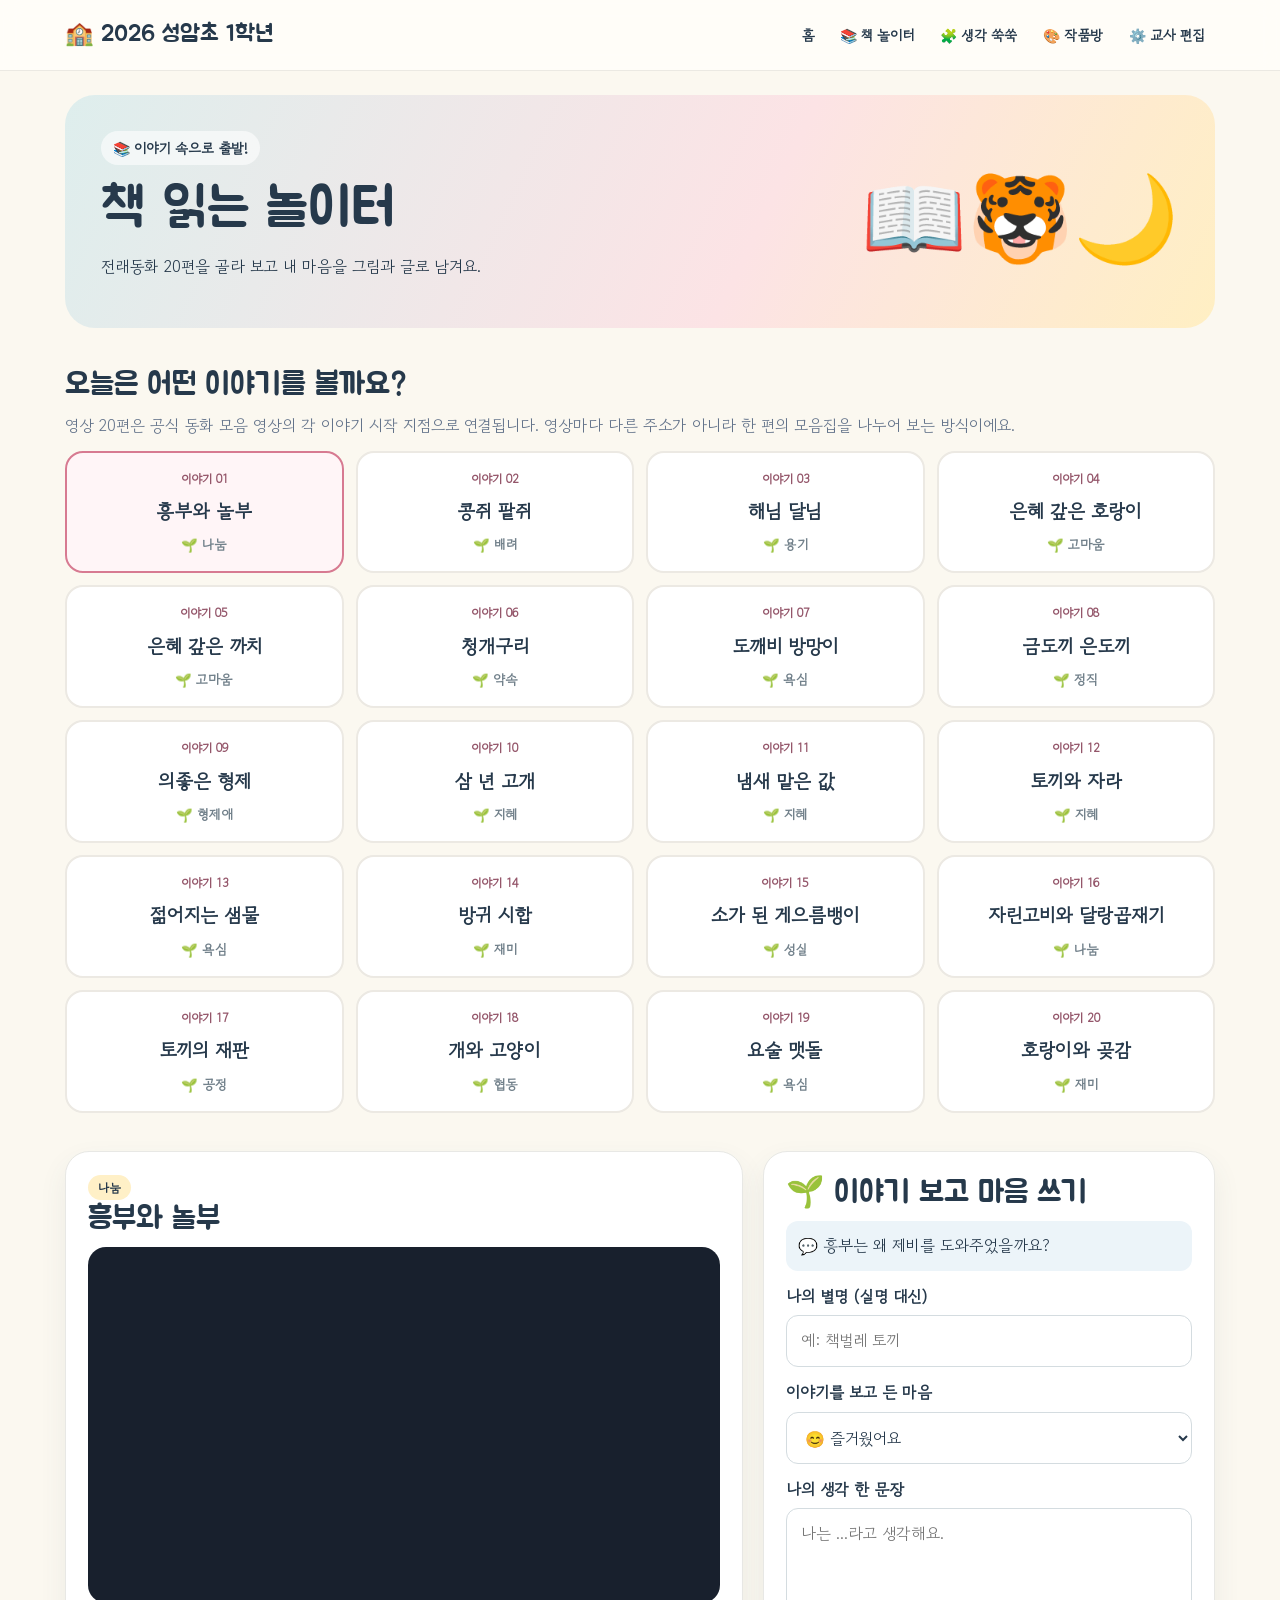
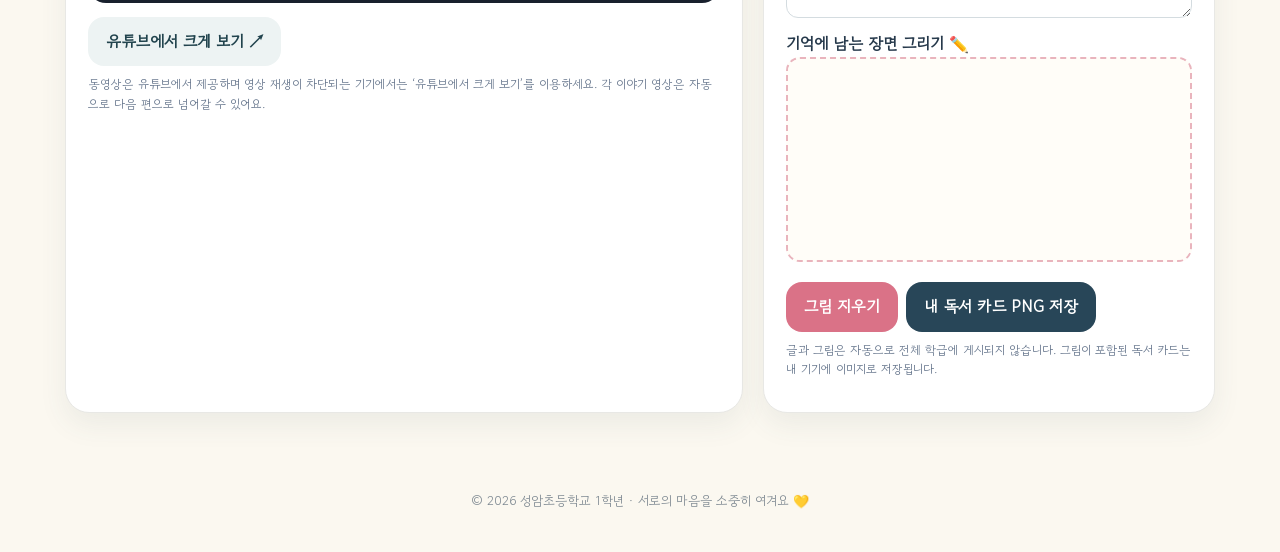
<file: books.html>
<!doctype html><html lang="ko"><head><meta charset="utf-8"><meta name="viewport" content="width=device-width,initial-scale=1"><title>책 읽는 놀이터 | 성암초 1학년</title><link rel="stylesheet" href="style.css"></head><body><header class="top"><div class="wrap topinner"><a class="brand" href="index.html">🏫 2026 성암초 1학년</a><nav class="links"><a href="index.html">홈</a><a href="books.html">📚 책 놀이터</a><a href="quiz.html">🧩 생각 쑥쑥</a><a href="gallery.html">🎨 작품방</a><a href="teacher.html">⚙️ 교사 편집</a></nav></div></header><main class="wrap"><section class="hero"><div><span class="eyebrow">📚 이야기 속으로 출발!</span><h1>책 읽는 놀이터</h1><p>전래동화 20편을 골라 보고 내 마음을 그림과 글로 남겨요.</p></div><div class="art">📖🐯🌙</div></section><section class="section"><h2>오늘은 어떤 이야기를 볼까요?</h2><p class="muted">영상 20편은 공식 동화 모음 영상의 각 이야기 시작 지점으로 연결됩니다. 영상마다 다른 주소가 아니라 한 편의 모음집을 나누어 보는 방식이에요.</p><div id="stories" class="storygrid"></div></section><section class="section view"><div class="panel"><span class="tag" id="selected-tag">전래동화</span><h2 id="selected-title">이야기를 선택해 주세요</h2><div class="video" id="player"><div style="color:white;display:grid;place-items:center;height:100%">▶ 위에서 보고 싶은 전래동화를 눌러 보세요</div></div><div class="actions"><a id="youtube-link" class="button secondary" target="_blank" rel="noopener noreferrer" href="https://www.youtube.com/watch?v=zKdqQVtQxuo">유튜브에서 크게 보기 ↗</a></div><p class="tiny muted">동영상은 유튜브에서 제공하며 영상 재생이 차단되는 기기에서는 ‘유튜브에서 크게 보기’를 이용하세요. 각 이야기 영상은 자동으로 다음 편으로 넘어갈 수 있어요.</p></div><div class="panel"><h2>🌱 이야기 보고 마음 쓰기</h2><p id="book-question" class="hint">영상을 본 다음 떠오르는 생각을 적어요.</p><div class="field"><label for="reader-name">나의 별명 (실명 대신)</label><input id="reader-name" placeholder="예: 책벌레 토끼" maxlength="20"></div><div class="field"><label for="emotion">이야기를 보고 든 마음</label><select id="emotion"><option>😊 즐거웠어요</option><option>🥰 따뜻했어요</option><option>😮 놀라웠어요</option><option>😢 슬펐어요</option><option>🤔 생각이 많아졌어요</option></select></div><div class="field"><label for="reflection">나의 생각 한 문장</label><textarea id="reflection" placeholder="나는 ...라고 생각해요."></textarea></div><label>기억에 남는 장면 그리기 ✏️</label><canvas id="drawing" width="720" height="360" aria-label="이야기 장면 그림판"></canvas><div class="actions"><button class="pink" id="clear">그림 지우기</button><button id="save-card">내 독서 카드 PNG 저장</button></div><p class="tiny muted">글과 그림은 자동으로 전체 학급에 게시되지 않습니다. 그림이 포함된 독서 카드는 내 기기에 이미지로 저장됩니다.</p></div></section></main><footer class="footer">© 2026 성암초등학교 1학년 · 서로의 마음을 소중히 여겨요 💛</footer><script src="common.js"></script><script src="books.js"></script></body></html>
</file>
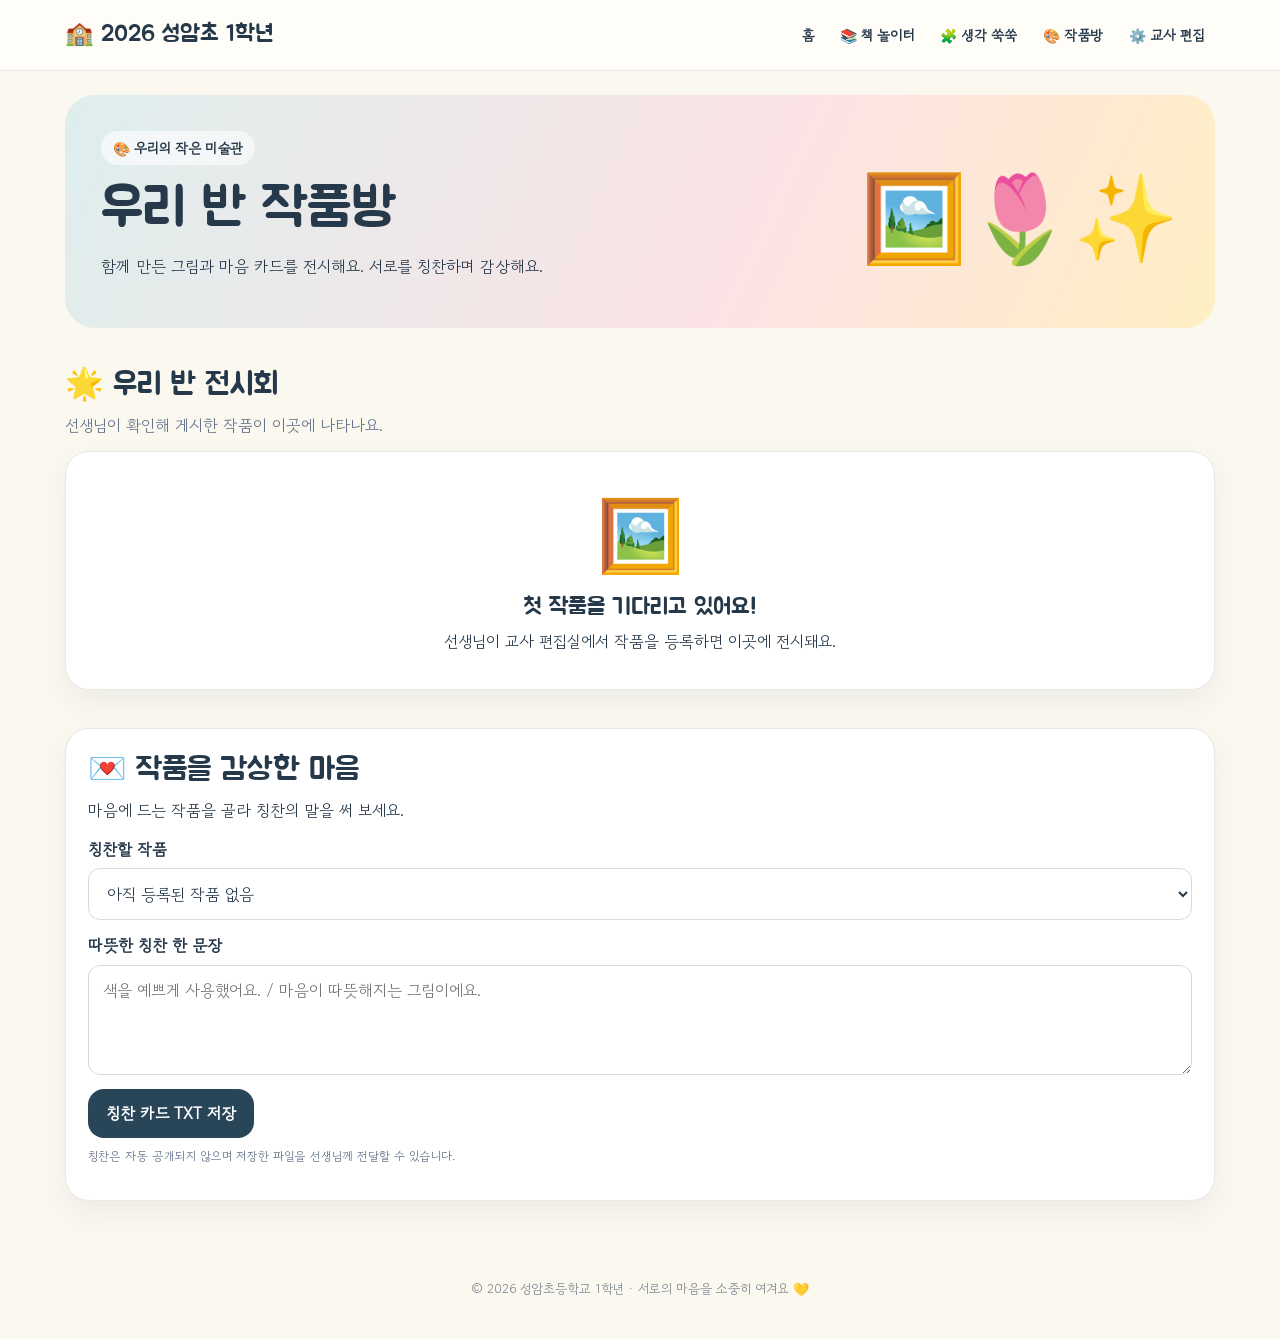
<file: gallery.html>
<!doctype html><html lang="ko"><head><meta charset="utf-8"><meta name="viewport" content="width=device-width,initial-scale=1"><title>우리 반 작품방 | 성암초 1학년</title><link rel="stylesheet" href="style.css"></head><body><header class="top"><div class="wrap topinner"><a class="brand" href="index.html">🏫 2026 성암초 1학년</a><nav class="links"><a href="index.html">홈</a><a href="books.html">📚 책 놀이터</a><a href="quiz.html">🧩 생각 쑥쑥</a><a href="gallery.html">🎨 작품방</a><a href="teacher.html">⚙️ 교사 편집</a></nav></div></header><main class="wrap"><section class="hero"><div><span class="eyebrow">🎨 우리의 작은 미술관</span><h1>우리 반 작품방</h1><p>함께 만든 그림과 마음 카드를 전시해요. 서로를 칭찬하며 감상해요.</p></div><div class="art">🖼️🌷✨</div></section><section class="section"><h2>🌟 우리 반 전시회</h2><p class="muted">선생님이 확인해 게시한 작품이 이곳에 나타나요.</p><div class="gallerygrid" id="gallery"></div></section><section class="section panel"><h2>💌 작품을 감상한 마음</h2><p>마음에 드는 작품을 골라 칭찬의 말을 써 보세요.</p><div class="field"><label for="art-select">칭찬할 작품</label><select id="art-select"></select></div><div class="field"><label for="compliment">따뜻한 칭찬 한 문장</label><textarea id="compliment" placeholder="색을 예쁘게 사용했어요. / 마음이 따뜻해지는 그림이에요."></textarea></div><div class="actions"><button id="save-compliment">칭찬 카드 TXT 저장</button></div><p class="tiny muted">칭찬은 자동 공개되지 않으며 저장한 파일을 선생님께 전달할 수 있습니다.</p></section></main><footer class="footer">© 2026 성암초등학교 1학년 · 서로의 마음을 소중히 여겨요 💛</footer><script src="common.js"></script><script src="gallery.js"></script></body></html>
</file>
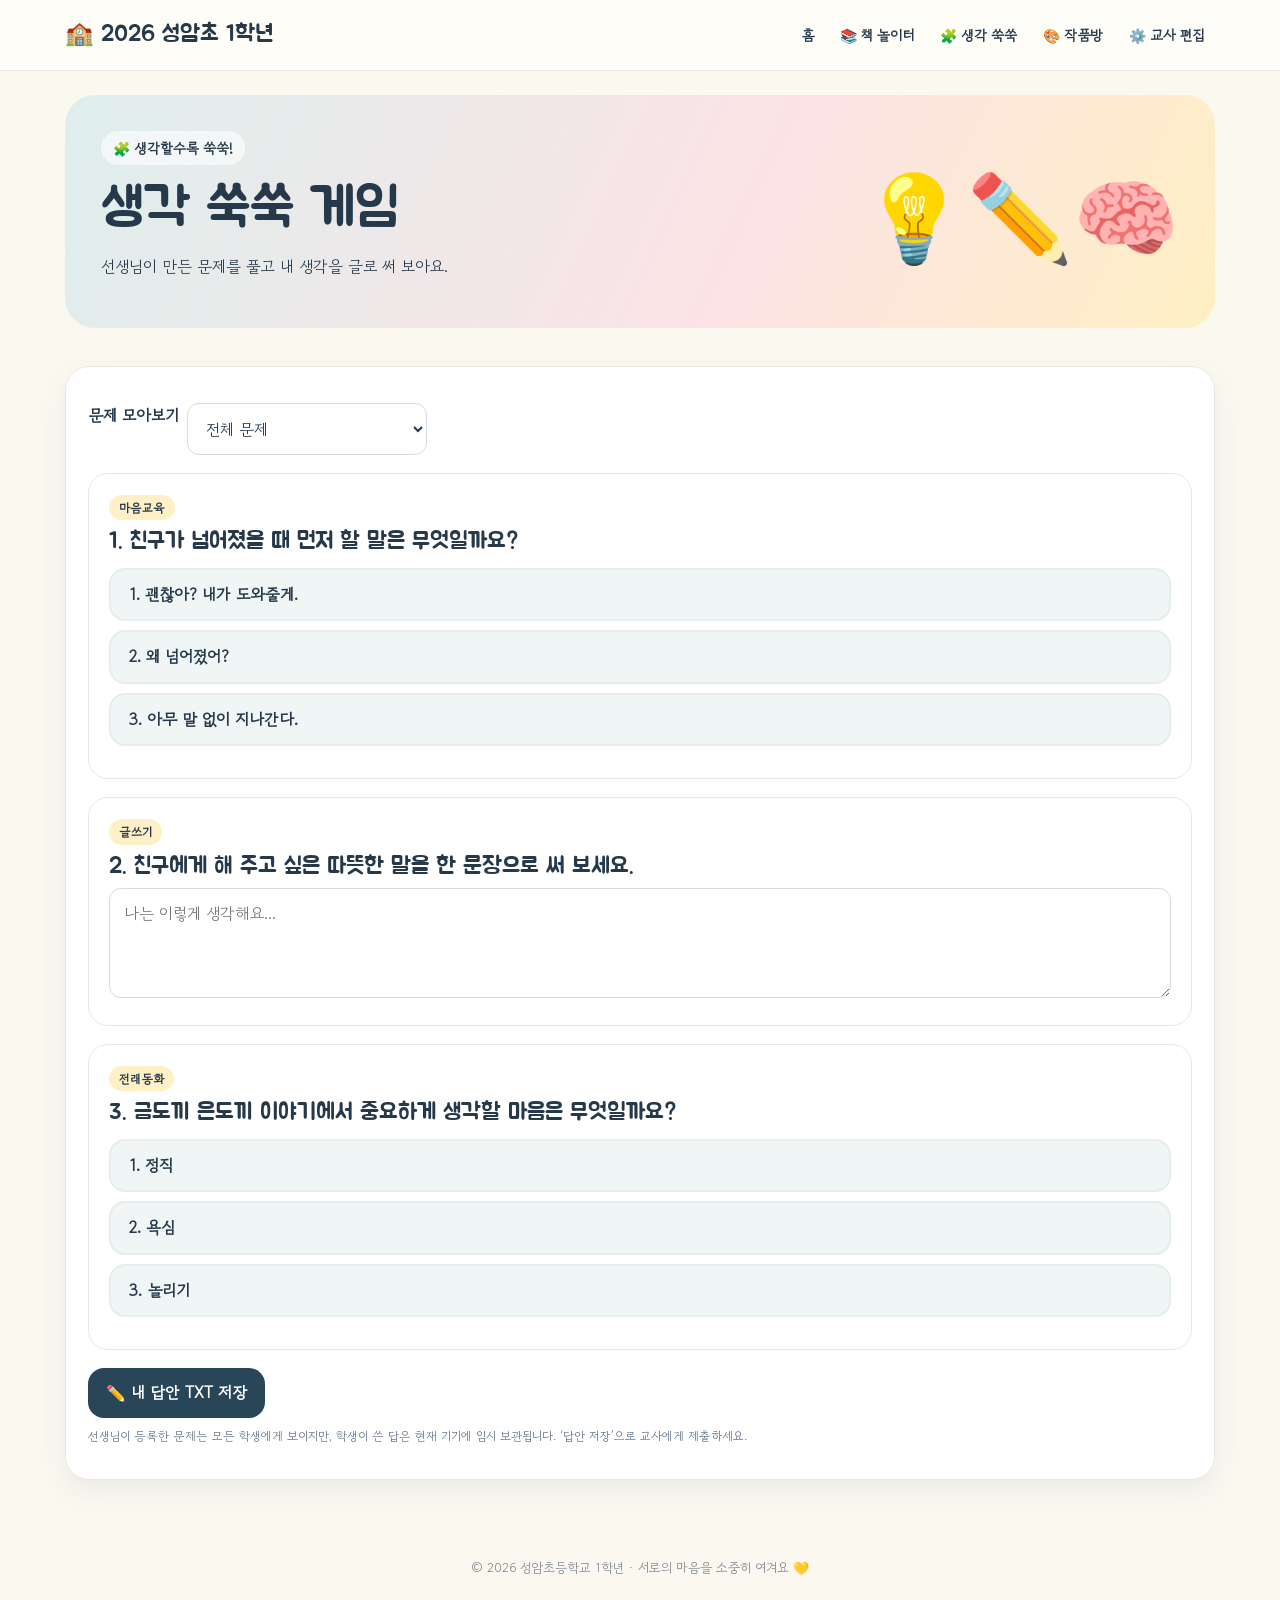
<file: quiz.html>
<!doctype html><html lang="ko"><head><meta charset="utf-8"><meta name="viewport" content="width=device-width,initial-scale=1"><title>생각 쑥쑥 게임 | 성암초 1학년</title><link rel="stylesheet" href="style.css"></head><body><header class="top"><div class="wrap topinner"><a class="brand" href="index.html">🏫 2026 성암초 1학년</a><nav class="links"><a href="index.html">홈</a><a href="books.html">📚 책 놀이터</a><a href="quiz.html">🧩 생각 쑥쑥</a><a href="gallery.html">🎨 작품방</a><a href="teacher.html">⚙️ 교사 편집</a></nav></div></header><main class="wrap"><section class="hero"><div><span class="eyebrow">🧩 생각할수록 쑥쑥!</span><h1>생각 쑥쑥 게임</h1><p>선생님이 만든 문제를 풀고 내 생각을 글로 써 보아요.</p></div><div class="art">💡✏️🧠</div></section><section class="section"><div class="panel"><div class="actions"><label for="topic-filter">문제 모아보기</label><select id="topic-filter" style="max-width:240px"><option value="all">전체 문제</option></select></div><div id="questions"></div><div class="actions"><button id="save-answers">✏️ 내 답안 TXT 저장</button></div><p class="tiny muted">선생님이 등록한 문제는 모든 학생에게 보이지만, 학생이 쓴 답은 현재 기기에 임시 보관됩니다. ‘답안 저장’으로 교사에게 제출하세요.</p></div></section></main><footer class="footer">© 2026 성암초등학교 1학년 · 서로의 마음을 소중히 여겨요 💛</footer><script src="common.js"></script><script src="quiz.js"></script></body></html>
</file>
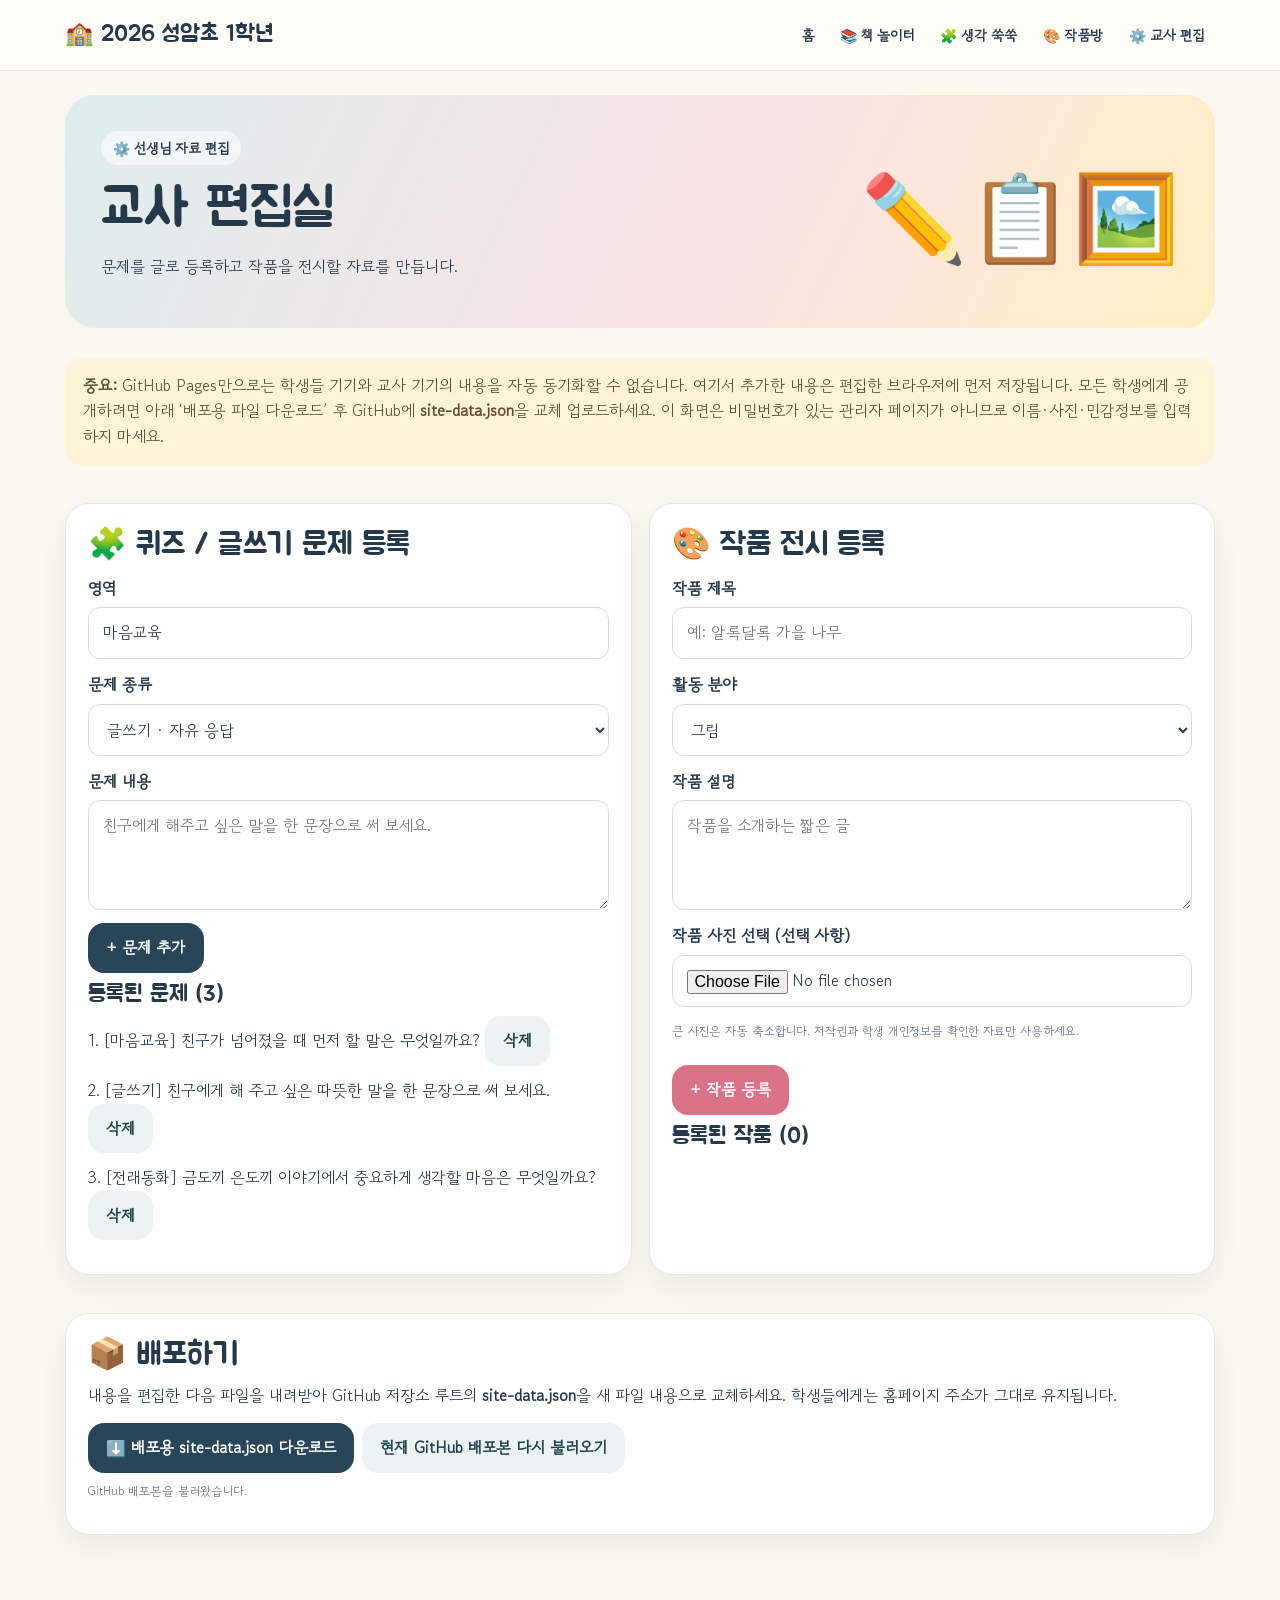
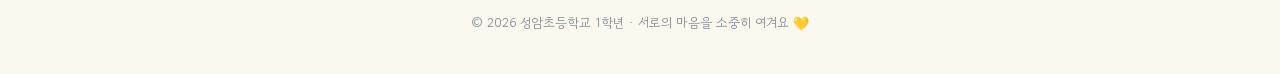
<file: teacher.html>
<!doctype html><html lang="ko"><head><meta charset="utf-8"><meta name="viewport" content="width=device-width,initial-scale=1"><title>교사 편집실 | 성암초 1학년</title><link rel="stylesheet" href="style.css"></head><body><header class="top"><div class="wrap topinner"><a class="brand" href="index.html">🏫 2026 성암초 1학년</a><nav class="links"><a href="index.html">홈</a><a href="books.html">📚 책 놀이터</a><a href="quiz.html">🧩 생각 쑥쑥</a><a href="gallery.html">🎨 작품방</a><a href="teacher.html">⚙️ 교사 편집</a></nav></div></header><main class="wrap"><section class="hero"><div><span class="eyebrow">⚙️ 선생님 자료 편집</span><h1>교사 편집실</h1><p>문제를 글로 등록하고 작품을 전시할 자료를 만듭니다.</p></div><div class="art">✏️📋🖼️</div></section><p class="notice"><strong>중요:</strong> GitHub Pages만으로는 학생들 기기와 교사 기기의 내용을 자동 동기화할 수 없습니다. 여기서 추가한 내용은 편집한 브라우저에 먼저 저장됩니다. 모든 학생에게 공개하려면 아래 ‘배포용 파일 다운로드’ 후 GitHub에 <strong>site-data.json</strong>을 교체 업로드하세요. 이 화면은 비밀번호가 있는 관리자 페이지가 아니므로 이름·사진·민감정보를 입력하지 마세요.</p><section class="section grid two"><div class="panel"><h2>🧩 퀴즈 / 글쓰기 문제 등록</h2><div class="field"><label for="qtopic">영역</label><input id="qtopic" placeholder="예: 마음교육, 한글, 수학" value="마음교육"></div><div class="field"><label for="qtype">문제 종류</label><select id="qtype"><option value="write">글쓰기 · 자유 응답</option><option value="choice">객관식 · 3지선다</option></select></div><div class="field"><label for="qprompt">문제 내용</label><textarea id="qprompt" placeholder="친구에게 해주고 싶은 말을 한 문장으로 써 보세요."></textarea></div><div id="choice-edit" class="hidden"><div class="field"><label>선택지 1~3 (정답 하나)</label><input id="opt1" placeholder="선택지 1"><input id="opt2" placeholder="선택지 2"><input id="opt3" placeholder="선택지 3"></div><div class="field"><label for="correct">정답 번호</label><select id="correct"><option value="0">1번</option><option value="1">2번</option><option value="2">3번</option></select></div></div><button id="add-question">+ 문제 추가</button><div id="qlist"></div></div><div class="panel"><h2>🎨 작품 전시 등록</h2><div class="field"><label for="atitle">작품 제목</label><input id="atitle" placeholder="예: 알록달록 가을 나무"></div><div class="field"><label for="acategory">활동 분야</label><select id="acategory"><option>그림</option><option>독서 활동</option><option>마음교육</option><option>만들기</option><option>기타</option></select></div><div class="field"><label for="adesc">작품 설명</label><textarea id="adesc" placeholder="작품을 소개하는 짧은 글"></textarea></div><div class="field"><label for="aimage">작품 사진 선택 (선택 사항)</label><input id="aimage" type="file" accept="image/png,image/jpeg,image/webp"><p class="tiny muted">큰 사진은 자동 축소합니다. 저작권과 학생 개인정보를 확인한 자료만 사용하세요.</p></div><button class="pink" id="add-art">+ 작품 등록</button><div id="alist"></div></div></section><section class="section panel"><h2>📦 배포하기</h2><p>내용을 편집한 다음 파일을 내려받아 GitHub 저장소 루트의 <strong>site-data.json</strong>을 새 파일 내용으로 교체하세요. 학생들에게는 홈페이지 주소가 그대로 유지됩니다.</p><div class="actions"><button id="export">⬇️ 배포용 site-data.json 다운로드</button><button class="secondary" id="restore">현재 GitHub 배포본 다시 불러오기</button></div><p class="tiny muted" id="status">파일을 불러오는 중...</p></section></main><footer class="footer">© 2026 성암초등학교 1학년 · 서로의 마음을 소중히 여겨요 💛</footer><script src="common.js"></script><script src="teacher.js"></script></body></html>
</file>
<file: style.css>
@import url('https://fonts.googleapis.com/css2?family=Jua&family=Gowun+Dodum:wght@400;700&display=swap');:root{--ink:#26394b;--muted:#64748b;--bg:#fbf8f0;--line:#e8e8e5;--a:#e6f3f0;--pink:#fbe4e9;--yellow:#fff0bf;--shadow:0 12px 28px #43556714}*{box-sizing:border-box}body{margin:0;font-family:'Gowun Dodum',sans-serif;color:var(--ink);background:var(--bg);line-height:1.6}h1,h2,h3,.brand{font-family:Jua,sans-serif;font-weight:400;line-height:1.2}h1{font-size:clamp(34px,5vw,54px);margin:12px 0}h2{font-size:31px;margin:0 0 10px}h3{font-size:23px;margin:8px 0}p{margin:8px 0 12px}a{color:inherit;text-decoration:none}button,input,textarea,select{font:inherit}button,.button{cursor:pointer;border:0;border-radius:16px;padding:12px 18px;font-weight:700;background:#284658;color:white;display:inline-flex;justify-content:center;align-items:center;gap:8px;min-height:46px}button:hover,.button:hover{filter:brightness(1.09)}button.secondary,.button.secondary{background:#edf3f3;color:#21434d}button.pink{background:#da7287}button.orange{background:#b97134}button:focus-visible,a:focus-visible,input:focus-visible,textarea:focus-visible{outline:3px solid #6facc7;outline-offset:2px}.wrap{width:min(1150px,calc(100% - 32px));margin:auto}.top{background:#fffdf9eF;border-bottom:1px solid #ebe9e3;position:sticky;top:0;z-index:20;backdrop-filter:blur(10px)}.topinner{display:flex;align-items:center;justify-content:space-between;gap:14px;min-height:70px}.brand{font-size:23px}.links{display:flex;gap:4px;flex-wrap:wrap}.links a{padding:8px 11px;border-radius:16px;font-size:14px;font-weight:bold}.links a:hover{background:#f3f1ea}.hero{padding:36px 36px;margin:24px 0 30px;border-radius:30px;background:linear-gradient(115deg,#deeeed,#fce3e5 60%,#ffefc3);display:flex;align-items:center;justify-content:space-between;gap:20px}.hero .art{font-size:85px;text-align:center;white-space:nowrap}.eyebrow{font-size:14px;font-weight:bold;background:#fff9;border-radius:20px;padding:6px 12px;display:inline-block}.muted{color:var(--muted)}.grid{display:grid;grid-template-columns:repeat(3,minmax(0,1fr));gap:17px}.grid.two{grid-template-columns:repeat(2,minmax(0,1fr))}.tile,.panel{background:white;border:1px solid var(--line);border-radius:24px;padding:22px;box-shadow:var(--shadow)}.tile{display:flex;flex-direction:column;gap:7px}.tile .emoji{font-size:55px}.tile p{flex:1;color:#657483;font-size:15px}.tile .button{width:100%;margin-top:7px}.section{margin:38px 0}.tag{display:inline-block;background:#fff0c7;border-radius:999px;padding:3px 10px;font-size:12px;font-weight:bold}.storygrid{display:grid;grid-template-columns:repeat(4,minmax(0,1fr));gap:12px}.story{background:white;border:2px solid #ece9e3;color:var(--ink);padding:16px;border-radius:18px;text-align:left;display:flex;flex-direction:column;gap:8px}.story.selected{border-color:#d77a91;background:#fff5f7}.story .num{font-size:12px;color:#94566a}.story strong{font-size:19px}.story small{color:#72818b}.view{display:grid;grid-template-columns:1.2fr .8fr;gap:20px}.video{position:relative;width:100%;aspect-ratio:16/9;background:#18202d;border-radius:18px;overflow:hidden}.video iframe{width:100%;height:100%;border:0}.field{display:flex;flex-direction:column;gap:6px;margin:13px 0}input,textarea,select{width:100%;border:1.5px solid #d4dce0;border-radius:12px;padding:12px 14px;background:white;color:var(--ink);font-size:16px}textarea{min-height:110px;resize:vertical}label{font-weight:bold}canvas{width:100%;height:auto;touch-action:none;border:2px dashed #e9b4bd;border-radius:14px;background:#fffdf8}.footer{font-size:13px;color:#7d8891;text-align:center;padding:40px 0}.notice{padding:15px 18px;border-radius:16px;background:#fff3d8;color:#604c2e}.actions{display:flex;gap:8px;flex-wrap:wrap;margin-top:14px}.question{margin:18px 0;padding:20px;border:1px solid #e8e9e6;border-radius:20px;background:#fff}.choices{display:grid;gap:9px;margin:12px 0}.choices button{justify-content:flex-start;background:#f0f6f5;color:#26394b;text-align:left;border:2px solid #e5eeec}.choices button.correct{background:#d5f2e2;border-color:#39966e}.choices button.wrong{background:#ffe2e6;border-color:#da7e8d}.gallerygrid{display:grid;grid-template-columns:repeat(3,minmax(0,1fr));gap:18px}.artitem{background:white;border:1px solid #eee;border-radius:20px;overflow:hidden}.artitem img{width:100%;height:230px;object-fit:cover}.artitem .body{padding:16px}.placeholder{min-height:230px;background:linear-gradient(135deg,#e5f0ee,#f9e4e8);display:grid;place-items:center;font-size:80px}.split{display:grid;grid-template-columns:1fr 1fr;gap:15px}.hidden{display:none!important}.tiny{font-size:12px}.hint{margin-top:10px;padding:12px;background:#ecf4f9;border-radius:12px}hr{border:0;border-top:1px solid #e9e9e9;margin:22px 0}@media(max-width:850px){.storygrid{grid-template-columns:repeat(2,minmax(0,1fr))}.grid{grid-template-columns:repeat(2,minmax(0,1fr))}.view{grid-template-columns:1fr}.hero .art{font-size:57px}.gallerygrid{grid-template-columns:repeat(2,minmax(0,1fr))}}@media(max-width:600px){.topinner{align-items:flex-start;flex-direction:column;padding:12px 0}.links a{font-size:12px;padding:6px 7px}.hero{padding:24px;align-items:flex-start}.hero .art{display:none}.grid,.grid.two,.gallerygrid,.split{grid-template-columns:1fr}.storygrid{grid-template-columns:repeat(2,minmax(0,1fr))}.tile{padding:19px}}
</file>
